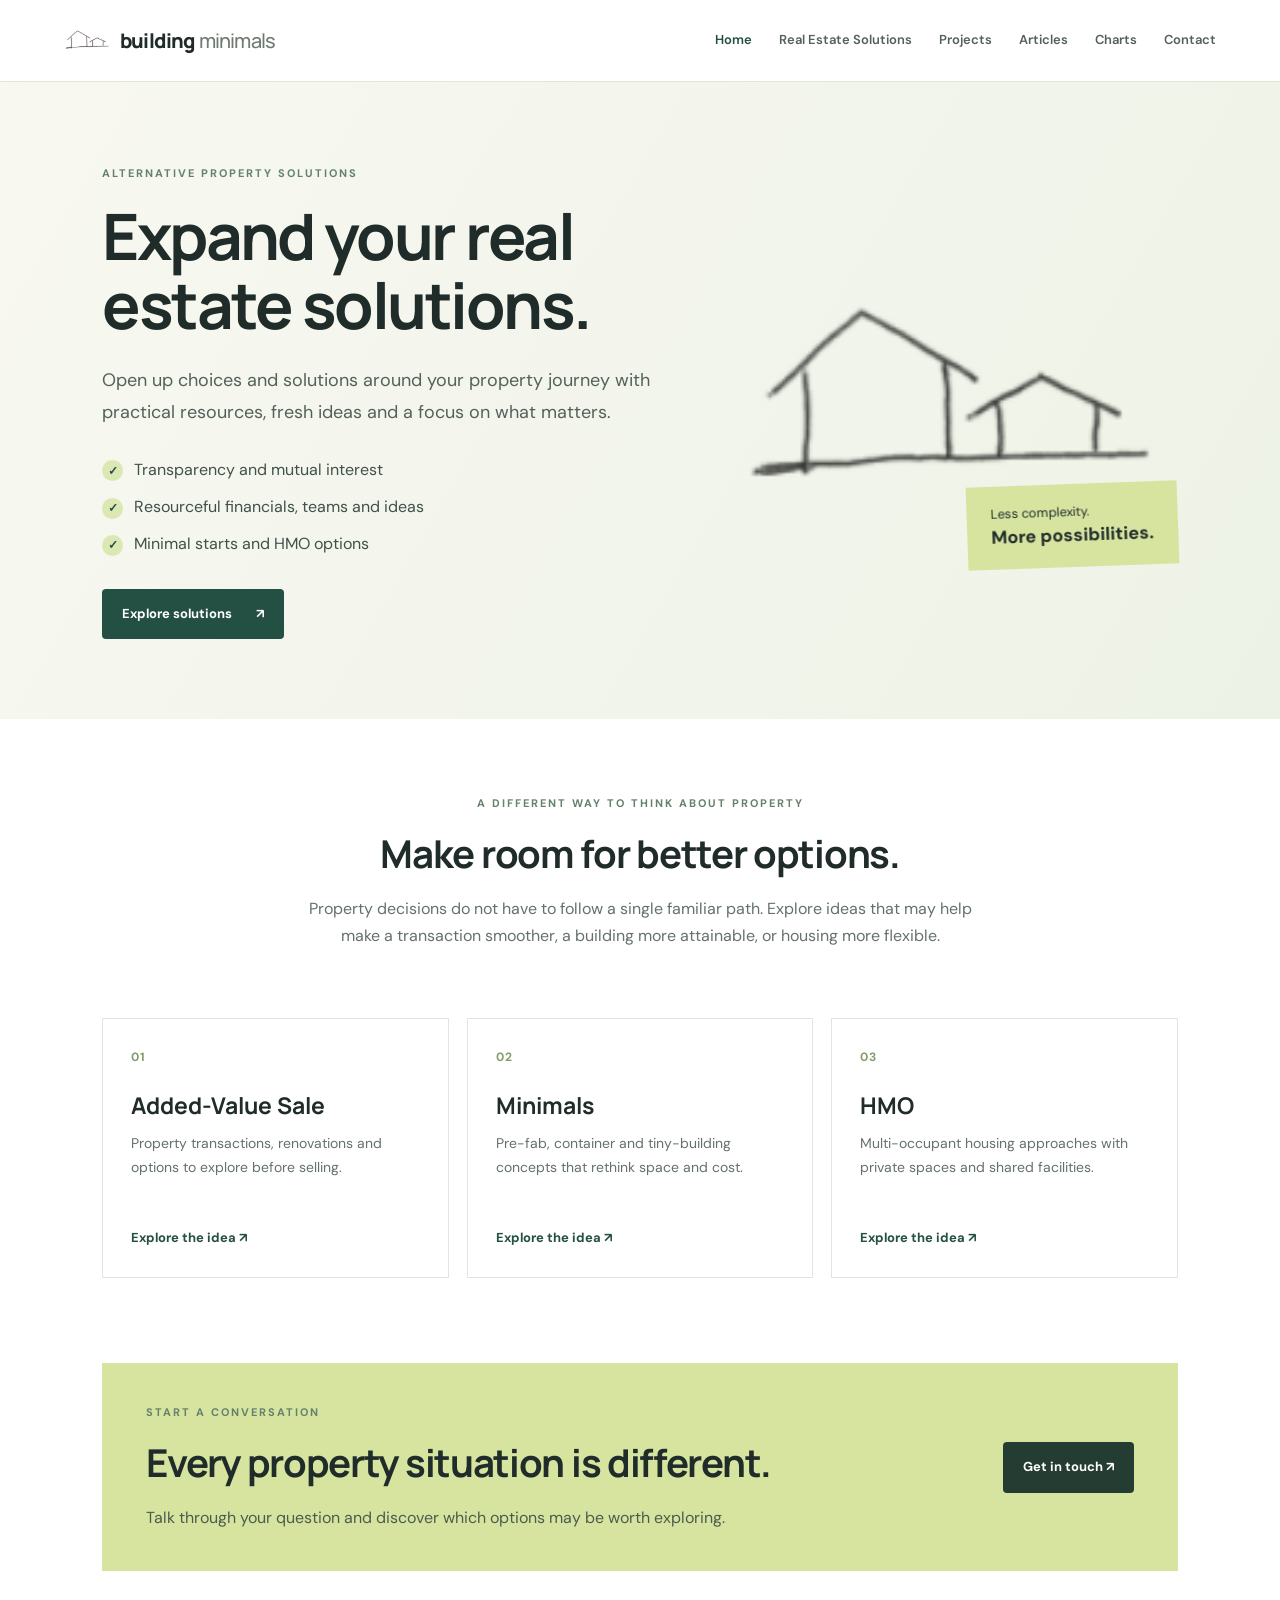
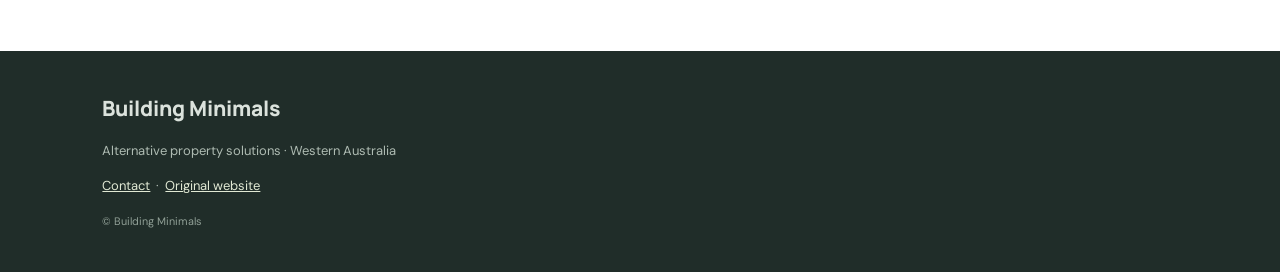
<file: index.html>
<!doctype html>
<html lang="en"><head><meta charset="utf-8"><meta name="viewport" content="width=device-width, initial-scale=1">
<title>Home | Building Minimals</title><meta name="description" content="Alternative property solutions: added-value sales, minimal housing and multi-occupant housing in Western Australia.">
<link rel="icon" href="assets/logo.webp"><link rel="stylesheet" href="style.css"></head>
<body><header class="site-header"><a class="brand" href="index.html"><img src="assets/logo.webp" alt=""><span>building<span class="light">minimals</span></span></a><button class="menu-toggle" aria-label="Toggle navigation" onclick="document.querySelector('.nav').classList.toggle('open')">☰</button><nav class="nav"><a href="index.html" class="active">Home</a><a href="real-estate-solutions.html" class="">Real Estate Solutions</a><a href="projects.html" class="">Projects</a><a href="articles.html" class="">Articles</a><a href="charts.html" class="">Charts</a><a href="contact.html" class="">Contact</a></nav></header>
<main><section class="hero"><div class="hero-copy"><p class="eyebrow">ALTERNATIVE PROPERTY SOLUTIONS</p><h1>Expand your real estate solutions.</h1><p class="lead">Open up choices and solutions around your property journey with practical resources, fresh ideas and a focus on what matters.</p><ul class="ticks"><li>Transparency and mutual interest</li><li>Resourceful financials, teams and ideas</li><li>Minimal starts and HMO options</li></ul><a class="button" href="real-estate-solutions.html">Explore solutions <span>↗</span></a></div><div class="hero-art"><img src="assets/logo.webp" alt="Building Minimals house sketch"><div class="art-note">Less complexity.<br><strong>More possibilities.</strong></div></div></section>
<section class="intro"><p class="eyebrow">A DIFFERENT WAY TO THINK ABOUT PROPERTY</p><h2>Make room for better options.</h2><p>Property decisions do not have to follow a single familiar path. Explore ideas that may help make a transaction smoother, a building more attainable, or housing more flexible.</p></section>
<section class="cards"><a class="service-card" href="real-estate-solutions.html#added-value"><span class="number">01</span><h3>Added-Value Sale</h3><p>Property transactions, renovations and options to explore before selling.</p><span class="card-link">Explore the idea ↗</span></a><a class="service-card" href="real-estate-solutions.html#minimals"><span class="number">02</span><h3>Minimals</h3><p>Pre-fab, container and tiny-building concepts that rethink space and cost.</p><span class="card-link">Explore the idea ↗</span></a><a class="service-card" href="real-estate-solutions.html#hmo"><span class="number">03</span><h3>HMO</h3><p>Multi-occupant housing approaches with private spaces and shared facilities.</p><span class="card-link">Explore the idea ↗</span></a></section>
<section class="callout"><div><p class="eyebrow">START A CONVERSATION</p><h2>Every property situation is different.</h2><p>Talk through your question and discover which options may be worth exploring.</p></div><a class="button button-dark" href="contact.html">Get in touch ↗</a></section></main><footer><div class="footer-brand">Building Minimals</div><p>Alternative property solutions · Western Australia</p><p><a href="contact.html">Contact</a> &nbsp;·&nbsp; <a href="https://buildingminimals.com.au">Original website</a></p><small>© Building Minimals</small></footer></body></html>
</file>
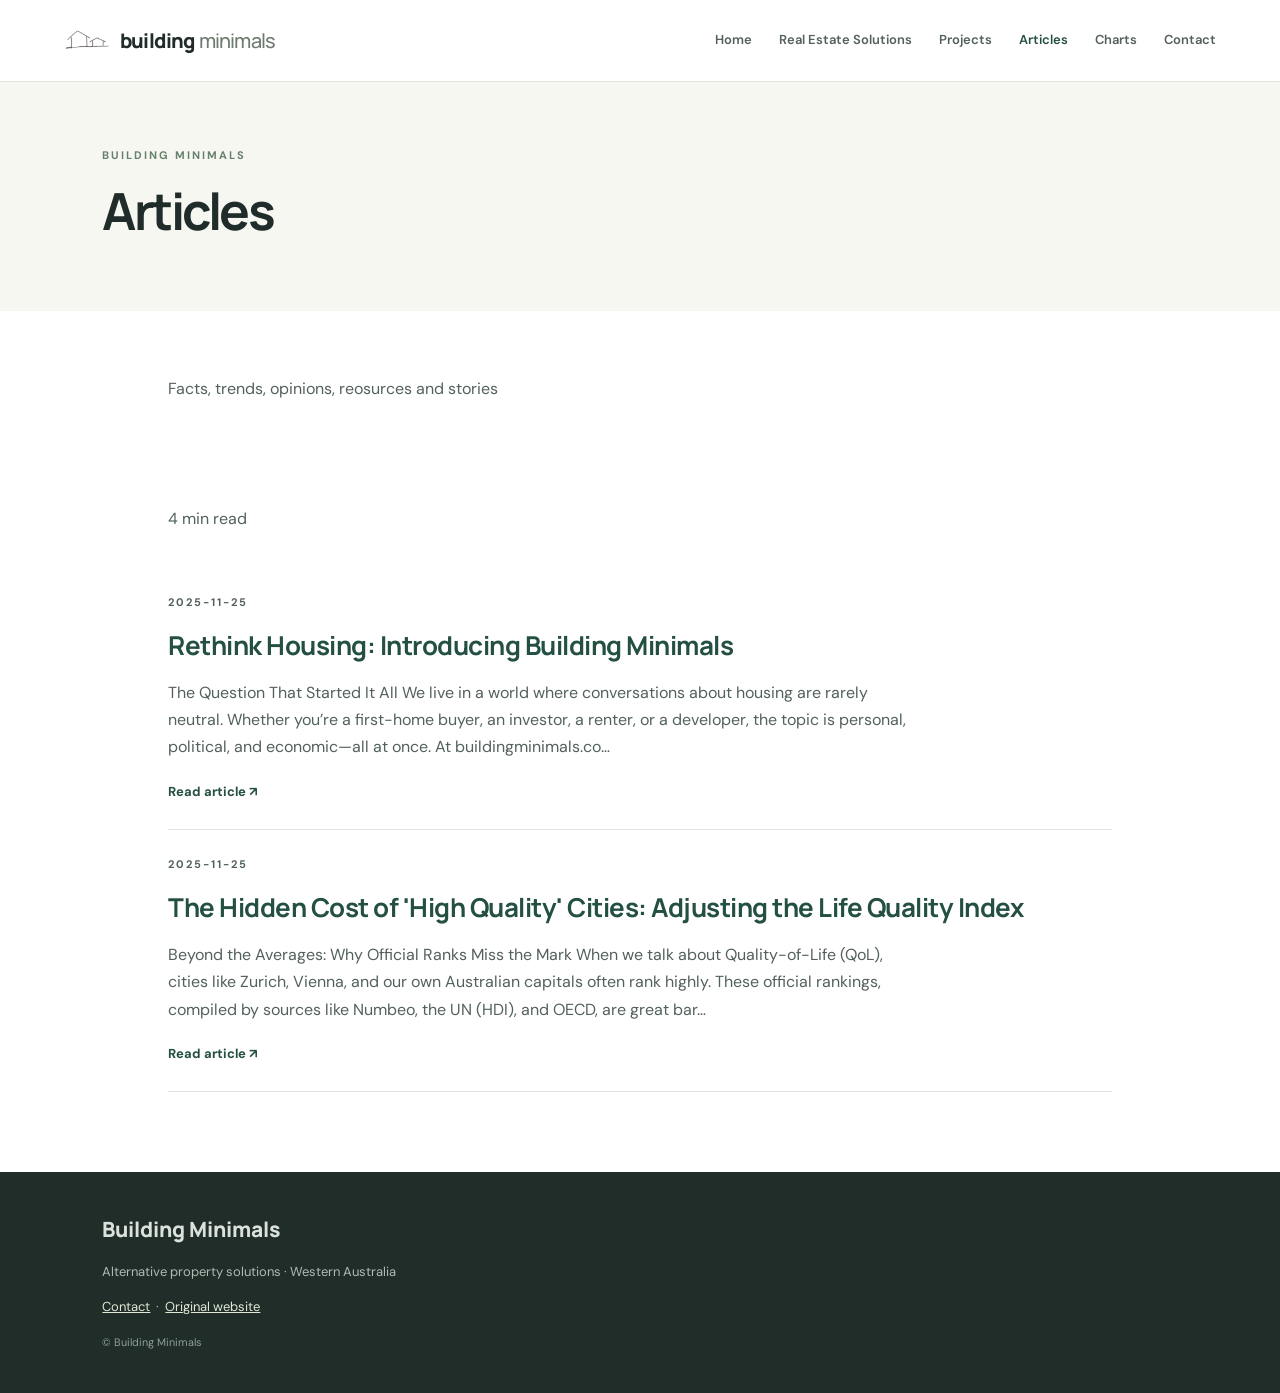
<file: articles.html>
<!doctype html>
<html lang="en"><head><meta charset="utf-8"><meta name="viewport" content="width=device-width, initial-scale=1">
<title>Articles | Building Minimals</title><meta name="description" content="Alternative property solutions: added-value sales, minimal housing and multi-occupant housing in Western Australia.">
<link rel="icon" href="assets/logo.webp"><link rel="stylesheet" href="style.css"></head>
<body><header class="site-header"><a class="brand" href="index.html"><img src="assets/logo.webp" alt=""><span>building<span class="light">minimals</span></span></a><button class="menu-toggle" aria-label="Toggle navigation" onclick="document.querySelector('.nav').classList.toggle('open')">☰</button><nav class="nav"><a href="index.html" class="">Home</a><a href="real-estate-solutions.html" class="">Real Estate Solutions</a><a href="projects.html" class="">Projects</a><a href="articles.html" class="active">Articles</a><a href="charts.html" class="">Charts</a><a href="contact.html" class="">Contact</a></nav></header>
<main><section class="page-heading"><p class="eyebrow">BUILDING MINIMALS</p><h1>Articles</h1></section><section class="content-area">
<p class="has-text-align-center has-normal-font-size">Facts, trends, opinions, reosurces and stories</p>



<div style="height:44px" aria-hidden="true" class="wp-block-spacer"></div>



<div class="nfd-container nfd-p-md  nfd-wb-blog__blog-10 is-style-nfd-theme-white wp-block-group">
<div class="nfd-query-loop-1 wp-block-query">

<div class="wp-block-columns">
<div class="wp-block-column" style="flex-basis:30%"></div>



<div class="wp-block-column is-vertically-aligned-center" style="flex-basis:66.66%">
<div class="wp-block-group">
<div class="wp-block-group">

</div>



<div class="nfd-gap-md nfd-text-base wp-block-group">


<div class="wp-block-group" style="border-left-width:2px;min-height:0.85em"></div>





<div class="wp-block-group" style="border-left-width:2px;min-height:0.85em"></div>



<p class="nfd-text-faded">4 min read</p>
</div>
</div>
</div>
</div>









</div>
</div>
<div class="article-list"><article class="article-row"><p class="eyebrow">2025-11-25</p><h2><a href="rethink-housing-introducing-building-minimals.html">Rethink Housing: Introducing Building Minimals</a></h2><p> 
 The Question That Started It All 
 

 
 We live in a world where conversations about housing are rarely neutral. Whether you’re a first-home buyer, an investor, a renter, or a developer, the topic is personal, political, and economic—all at once. 
 

 
 At  buildingminimals.co…</p><a class="card-link" href="rethink-housing-introducing-building-minimals.html">Read article ↗</a></article><article class="article-row"><p class="eyebrow">2025-11-25</p><h2><a href="the-hidden-cost-of-high-quality-cities-adjusting-the-life-quality-index.html">The Hidden Cost of &#x27;High Quality&#x27; Cities: Adjusting the Life Quality Index</a></h2><p> 
 Beyond the Averages: Why Official Ranks Miss the Mark 
 

 
 When we talk about Quality-of-Life (QoL), cities like Zurich, Vienna, and our own Australian capitals often rank highly. These official rankings, compiled by sources like Numbeo, the UN (HDI), and OECD, are great bar…</p><a class="card-link" href="the-hidden-cost-of-high-quality-cities-adjusting-the-life-quality-index.html">Read article ↗</a></article></div></section></main><footer><div class="footer-brand">Building Minimals</div><p>Alternative property solutions · Western Australia</p><p><a href="contact.html">Contact</a> &nbsp;·&nbsp; <a href="https://buildingminimals.com.au">Original website</a></p><small>© Building Minimals</small></footer></body></html>
</file>
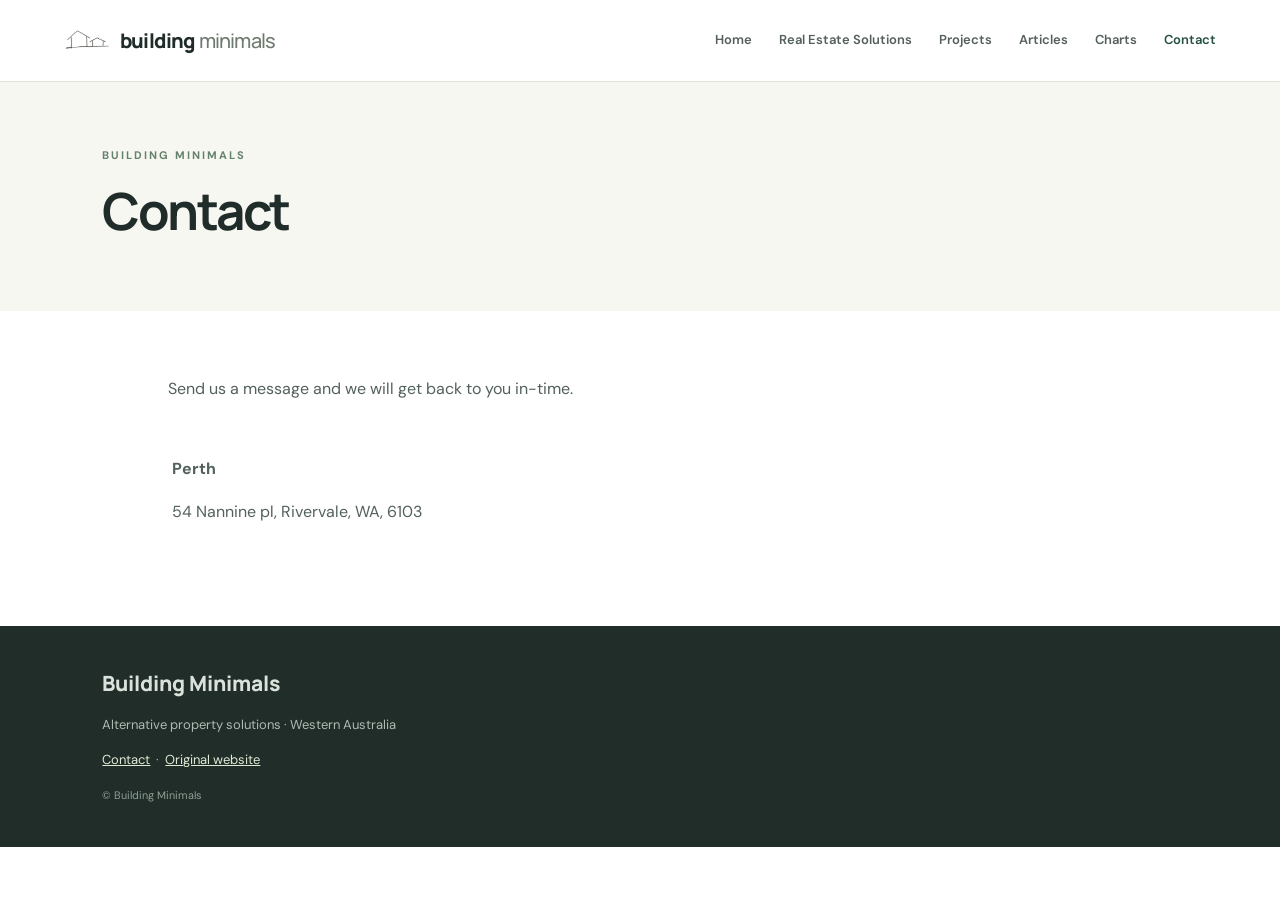
<file: contact.html>
<!doctype html>
<html lang="en"><head><meta charset="utf-8"><meta name="viewport" content="width=device-width, initial-scale=1">
<title>Contact | Building Minimals</title><meta name="description" content="Alternative property solutions: added-value sales, minimal housing and multi-occupant housing in Western Australia.">
<link rel="icon" href="assets/logo.webp"><link rel="stylesheet" href="style.css"></head>
<body><header class="site-header"><a class="brand" href="index.html"><img src="assets/logo.webp" alt=""><span>building<span class="light">minimals</span></span></a><button class="menu-toggle" aria-label="Toggle navigation" onclick="document.querySelector('.nav').classList.toggle('open')">☰</button><nav class="nav"><a href="index.html" class="">Home</a><a href="real-estate-solutions.html" class="">Real Estate Solutions</a><a href="projects.html" class="">Projects</a><a href="articles.html" class="">Articles</a><a href="charts.html" class="">Charts</a><a href="contact.html" class="active">Contact</a></nav></header>
<main><section class="page-heading"><p class="eyebrow">BUILDING MINIMALS</p><h1>Contact</h1></section><section class="content-area">


<p class="has-text-align-center has-normal-font-size">Send us a message and we will get back to you in-time.</p>



<div style="height:17px" aria-hidden="true" class="wp-block-spacer"></div>



<div class="wp-block-group has-border-color has-white-background-color has-background" style="border-color:#00000017;border-width:1px;border-radius:19px;padding-top:4px;padding-right:4px;padding-bottom:4px;padding-left:4px">
<div class="nfd-p-md nfd-bg-gray-800 nfd-text-base md:nfd-basis-full nfd-bg-surface nfd-theme-darker is-style-default wp-block-group has-header-background-background-color has-background" style="border-width:5px;border-radius:5px">
<div class="wp-block-group">
<div class="wp-block-group">
<p class="has-header-foreground-color has-text-color has-link-color"><strong>Perth</strong></p>



<p class="nfd-text-opacity-80 nfd-text-sm has-header-foreground-color has-text-color has-link-color">54 Nannine pl, Rivervale, WA, 6103</p>
</div>



<div class="wp-block-group"></div>
</div>
</div>



<div class="wp-block-jetpack-contact-form" style="margin-right:var(--wp--preset--spacing--50);margin-left:var(--wp--preset--spacing--50)">
<div>

</div>



<div>

</div>



<div>

</div>


</div>
</div>
</section></main><footer><div class="footer-brand">Building Minimals</div><p>Alternative property solutions · Western Australia</p><p><a href="contact.html">Contact</a> &nbsp;·&nbsp; <a href="https://buildingminimals.com.au">Original website</a></p><small>© Building Minimals</small></footer></body></html>
</file>
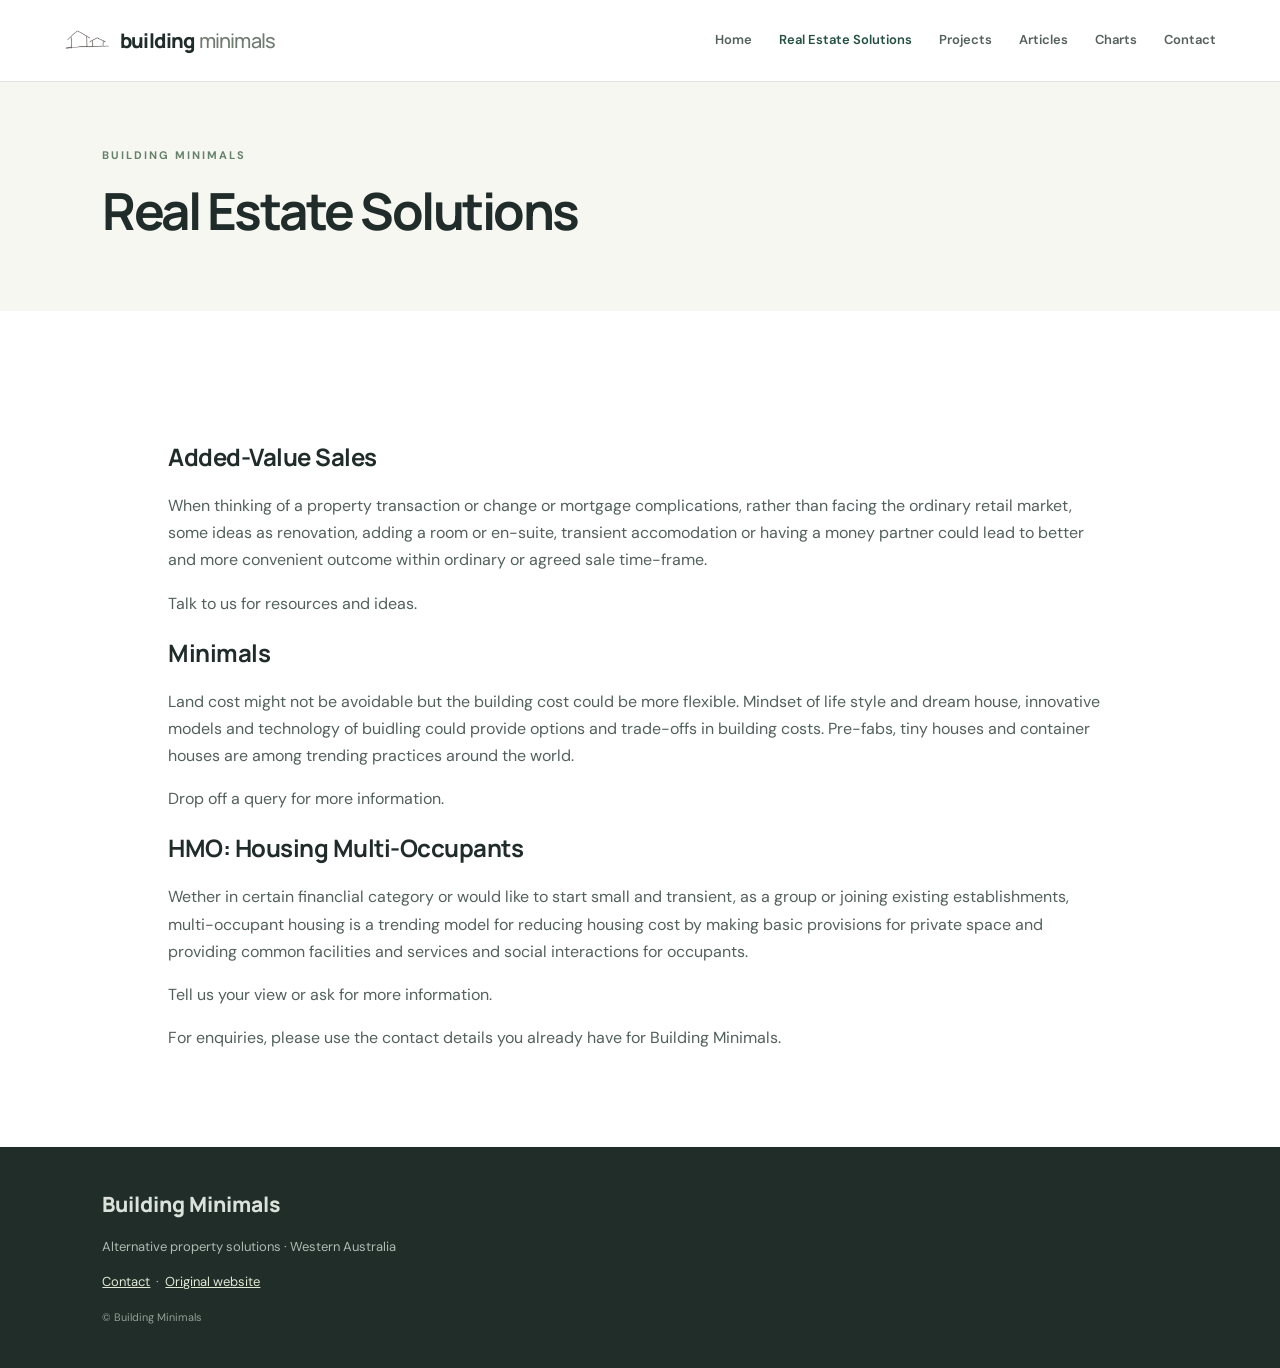
<file: real-estate-solutions.html>
<!doctype html>
<html lang="en"><head><meta charset="utf-8"><meta name="viewport" content="width=device-width, initial-scale=1">
<title>Real Estate Solutions | Building Minimals</title><meta name="description" content="Alternative property solutions: added-value sales, minimal housing and multi-occupant housing in Western Australia.">
<link rel="icon" href="assets/logo.webp"><link rel="stylesheet" href="style.css"></head>
<body><header class="site-header"><a class="brand" href="index.html"><img src="assets/logo.webp" alt=""><span>building<span class="light">minimals</span></span></a><button class="menu-toggle" aria-label="Toggle navigation" onclick="document.querySelector('.nav').classList.toggle('open')">☰</button><nav class="nav"><a href="index.html" class="">Home</a><a href="real-estate-solutions.html" class="active">Real Estate Solutions</a><a href="projects.html" class="">Projects</a><a href="articles.html" class="">Articles</a><a href="charts.html" class="">Charts</a><a href="contact.html" class="">Contact</a></nav></header>
<main><section class="page-heading"><p class="eyebrow">BUILDING MINIMALS</p><h1>Real Estate Solutions</h1></section><section class="content-area">
<div style="height:62px" aria-hidden="true" class="wp-block-spacer"></div>



<div class="wp-block-columns">
<div class="wp-block-column" style="padding-right:var(--wp--preset--spacing--40);padding-left:var(--wp--preset--spacing--40)">
<h2 class="wp-block-heading has-secondary-color has-text-color has-medium-font-size">Added-Value Sales</h2>



<p class="has-small-font-size">When thinking of a property transaction or change or mortgage complications, rather than facing the ordinary retail market, some ideas as renovation, adding a room or en-suite, transient accomodation or having a money partner could lead to better and more convenient outcome within ordinary or agreed sale time-frame. </p>



<p class="">Talk to us for resources and ideas.</p>
</div>



<div class="wp-block-column" style="padding-right:var(--wp--preset--spacing--40);padding-left:var(--wp--preset--spacing--40)">
<h2 class="wp-block-heading has-secondary-color has-text-color has-medium-font-size">Minimals</h2>



<p class="has-small-font-size">Land cost might not be avoidable but the building cost could be more flexible. Mindset of life style and dream house, innovative models and technology of buidling could provide options and trade-offs in building costs. Pre-fabs, tiny houses and container houses are among trending practices around the world.</p>



<p class="has-small-font-size">Drop off a query for more information. </p>
</div>



<div class="wp-block-column" style="padding-right:var(--wp--preset--spacing--40);padding-left:var(--wp--preset--spacing--40)">
<h2 class="wp-block-heading has-secondary-color has-text-color has-medium-font-size">HMO: Housing Multi-Occupants</h2>



<p class="has-small-font-size">Wether in certain financlial category or would like to start small and transient, as a group or joining existing establishments, multi-occupant housing is a trending model for reducing housing cost by making basic provisions for private space and providing common facilities and services and social interactions for occupants.</p>



<p class="">Tell us your view or ask for more information.</p>
</div>
</div>
<p class="contact-note">For enquiries, please use the contact details you already have for Building Minimals.</p></section></main><footer><div class="footer-brand">Building Minimals</div><p>Alternative property solutions · Western Australia</p><p><a href="contact.html">Contact</a> &nbsp;·&nbsp; <a href="https://buildingminimals.com.au">Original website</a></p><small>© Building Minimals</small></footer></body></html>
</file>
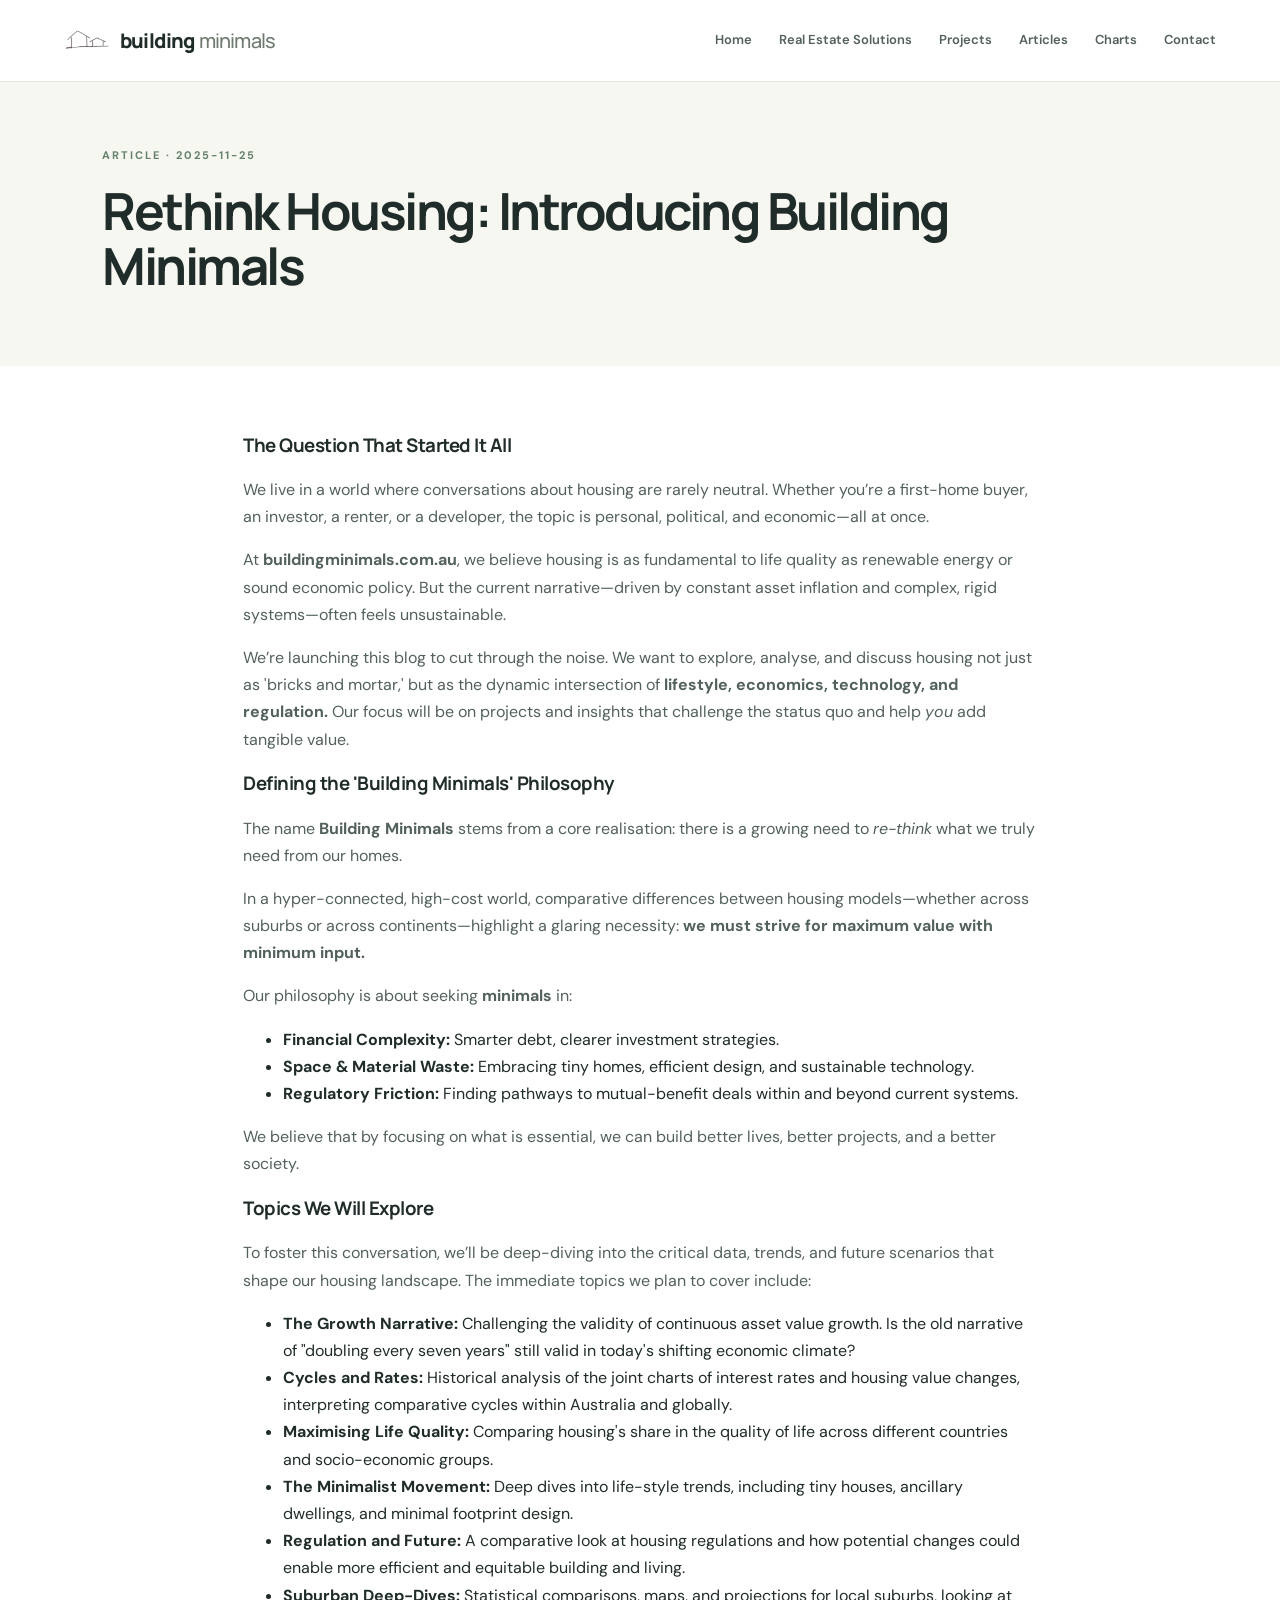
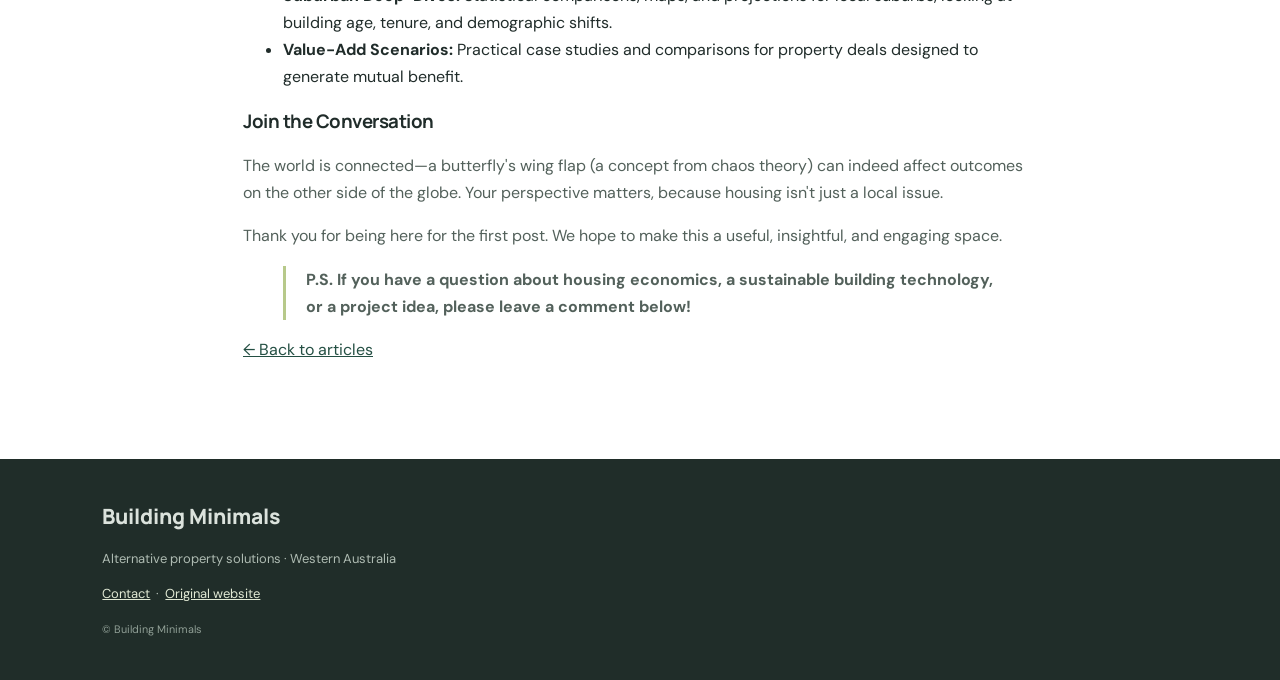
<file: rethink-housing-introducing-building-minimals.html>
<!doctype html>
<html lang="en"><head><meta charset="utf-8"><meta name="viewport" content="width=device-width, initial-scale=1">
<title>Rethink Housing: Introducing Building Minimals | Building Minimals</title><meta name="description" content="Alternative property solutions: added-value sales, minimal housing and multi-occupant housing in Western Australia.">
<link rel="icon" href="assets/logo.webp"><link rel="stylesheet" href="style.css"></head>
<body><header class="site-header"><a class="brand" href="index.html"><img src="assets/logo.webp" alt=""><span>building<span class="light">minimals</span></span></a><button class="menu-toggle" aria-label="Toggle navigation" onclick="document.querySelector('.nav').classList.toggle('open')">☰</button><nav class="nav"><a href="index.html" class="">Home</a><a href="real-estate-solutions.html" class="">Real Estate Solutions</a><a href="projects.html" class="">Projects</a><a href="articles.html" class="">Articles</a><a href="charts.html" class="">Charts</a><a href="contact.html" class="">Contact</a></nav></header>
<main><section class="page-heading"><p class="eyebrow">ARTICLE · 2025-11-25</p><h1>Rethink Housing: Introducing Building Minimals</h1></section><article class="content-area article-content">
<h3 class="wp-block-heading">The Question That Started It All</h3>



<p class="">We live in a world where conversations about housing are rarely neutral. Whether you’re a first-home buyer, an investor, a renter, or a developer, the topic is personal, political, and economic—all at once.</p>



<p class="">At <strong>buildingminimals.com.au</strong>, we believe housing is as fundamental to life quality as renewable energy or sound economic policy. But the current narrative—driven by constant asset inflation and complex, rigid systems—often feels unsustainable.</p>



<p class="">We’re launching this blog to cut through the noise. We want to explore, analyse, and discuss housing not just as 'bricks and mortar,' but as the dynamic intersection of <strong>lifestyle, economics, technology, and regulation.</strong> Our focus will be on projects and insights that challenge the status quo and help <em>you</em> add tangible value.</p>



<h3 class="wp-block-heading">Defining the 'Building Minimals' Philosophy</h3>



<p class="">The name <strong>Building Minimals</strong> stems from a core realisation: there is a growing need to <em>re-think</em> what we truly need from our homes.</p>



<p class="">In a hyper-connected, high-cost world, comparative differences between housing models—whether across suburbs or across continents—highlight a glaring necessity: <strong>we must strive for maximum value with minimum input.</strong></p>



<p class="">Our philosophy is about seeking <strong>minimals</strong> in:</p>



<ul class="wp-block-list">
<li class=""><strong>Financial Complexity:</strong> Smarter debt, clearer investment strategies.</li>



<li class=""><strong>Space &amp; Material Waste:</strong> Embracing tiny homes, efficient design, and sustainable technology.</li>



<li class=""><strong>Regulatory Friction:</strong> Finding pathways to mutual-benefit deals within and beyond current systems.</li>
</ul>



<p class="">We believe that by focusing on what is essential, we can build better lives, better projects, and a better society.</p>



<h3 class="wp-block-heading">Topics We Will Explore</h3>



<p class="">To foster this conversation, we’ll be deep-diving into the critical data, trends, and future scenarios that shape our housing landscape. The immediate topics we plan to cover include:</p>



<ul class="wp-block-list">
<li class=""><strong>The Growth Narrative:</strong> Challenging the validity of continuous asset value growth. Is the old narrative of "doubling every seven years" still valid in today's shifting economic climate?</li>



<li class=""><strong>Cycles and Rates:</strong> Historical analysis of the joint charts of interest rates and housing value changes, interpreting comparative cycles within Australia and globally.</li>



<li class=""><strong>Maximising Life Quality:</strong> Comparing housing's share in the quality of life across different countries and socio-economic groups.</li>



<li class=""><strong>The Minimalist Movement:</strong> Deep dives into life-style trends, including tiny houses, ancillary dwellings, and minimal footprint design.</li>



<li class=""><strong>Regulation and Future:</strong> A comparative look at housing regulations and how potential changes could enable more efficient and equitable building and living.</li>



<li class=""><strong>Suburban Deep-Dives:</strong> Statistical comparisons, maps, and projections for local suburbs, looking at building age, tenure, and demographic shifts.</li>



<li class=""><strong>Value-Add Scenarios:</strong> Practical case studies and comparisons for property deals designed to generate mutual benefit.</li>
</ul>



<h3 class="wp-block-heading">Join the Conversation</h3>



<p class="">The world is connected—a butterfly's wing flap (a concept from chaos theory) can indeed affect outcomes on the other side of the globe. Your perspective matters, because housing isn't just a local issue.</p>



<p class="">Thank you for being here for the first post. We hope to make this a useful, insightful, and engaging space.</p>



<blockquote class="wp-block-quote">
<p class=""><strong>P.S. If you have a question about housing economics, a sustainable building technology, or a project idea, please leave a comment below!</strong></p>
</blockquote>
<p><a href="articles.html">← Back to articles</a></p></article></main><footer><div class="footer-brand">Building Minimals</div><p>Alternative property solutions · Western Australia</p><p><a href="contact.html">Contact</a> &nbsp;·&nbsp; <a href="https://buildingminimals.com.au">Original website</a></p><small>© Building Minimals</small></footer></body></html>
</file>
<file: style.css>
@import url('https://fonts.googleapis.com/css2?family=DM+Sans:wght@400;500;600;700&family=Manrope:wght@400;500;600;700;800&display=swap');
:root{--ink:#202c2a;--muted:#64716c;--green:#244f43;--lime:#d7e4a0;--cream:#f7f7f1;--line:#e1e6dc;--white:#fff}
*{box-sizing:border-box}html{scroll-behavior:smooth}body{margin:0;color:var(--ink);background:#fff;font-family:'DM Sans',sans-serif;line-height:1.7}a{color:inherit}.site-header{height:82px;padding:0 max(5vw,24px);display:flex;align-items:center;justify-content:space-between;border-bottom:1px solid var(--line);background:#fff;position:sticky;top:0;z-index:5}.brand{display:flex;gap:10px;align-items:center;text-decoration:none;font-family:Manrope,sans-serif;font-size:20px;font-weight:800;letter-spacing:-.8px}.brand img{width:46px;height:36px;object-fit:contain}.brand .light{font-weight:500;color:#6f7b70;margin-left:4px}.nav{display:flex;gap:27px}.nav a{text-decoration:none;color:#53605b;font-size:13px;font-weight:600}.nav a:hover,.nav a.active{color:var(--green)}.menu-toggle{display:none;background:none;border:0;font-size:25px}.hero{padding:82px max(8vw,26px) 80px;display:grid;grid-template-columns:1.1fr .9fr;gap:60px;align-items:center;background:linear-gradient(120deg,#f8f8f1,#edf2e6)}.eyebrow{font-size:11px;letter-spacing:2px;font-weight:700;color:#64816b;margin:0 0 18px}.hero h1,.page-heading h1{font-family:Manrope,sans-serif;letter-spacing:-2.5px;line-height:1.08;font-size:clamp(40px,5vw,65px);max-width:650px;margin:0 0 25px}.lead{font-size:18px;line-height:1.8;color:#53615b;max-width:560px}.ticks{list-style:none;padding:0;margin:27px 0 32px;color:#40514a}.ticks li{margin:10px 0}.ticks li:before{content:'✓';display:inline-grid;place-items:center;background:#dce8b4;color:#244f43;border-radius:50%;width:21px;height:21px;margin-right:11px;font-size:12px;font-weight:bold}.button{display:inline-flex;gap:24px;align-items:center;background:var(--green);color:white;padding:14px 20px;text-decoration:none;border-radius:4px;font-size:13px;font-weight:700}.button:hover{background:#18392f}.hero-art{min-height:340px;position:relative;display:grid;place-items:center}.hero-art>img{width:min(100%,420px);height:280px;object-fit:contain;filter:grayscale(1);mix-blend-mode:multiply}.art-note{position:absolute;right:0;bottom:5px;background:var(--lime);padding:18px 24px;font-size:13px;line-height:1.5;transform:rotate(-2deg)}.art-note strong{font-size:18px}.intro{text-align:center;padding:75px 24px 45px;max-width:790px;margin:auto}.intro h2,.callout h2{font-family:Manrope,sans-serif;font-size:clamp(28px,3vw,39px);letter-spacing:-1.3px;line-height:1.2;margin:0 0 18px}.intro>p:last-child{color:var(--muted);max-width:680px;margin:auto}.cards{padding:24px max(8vw,26px) 85px;display:grid;grid-template-columns:repeat(3,1fr);gap:18px}.service-card{border:1px solid var(--line);padding:28px;text-decoration:none;transition:transform .2s,border-color .2s;min-height:260px;display:flex;flex-direction:column}.service-card:hover{transform:translateY(-4px);border-color:#9db28c}.number{color:#829d6a;font-size:12px;letter-spacing:1px;font-weight:700}.service-card h3{font-family:Manrope,sans-serif;font-size:23px;margin:18px 0 7px}.service-card p{color:var(--muted);font-size:14px;margin:0 0 22px}.card-link{margin-top:auto;color:var(--green);font-size:13px;font-weight:700;text-decoration:none}.callout{margin:0 max(8vw,26px) 80px;padding:40px 44px;background:var(--lime);display:flex;justify-content:space-between;align-items:center;gap:30px}.callout p:not(.eyebrow){margin-bottom:0;color:#4b5c4f}.button-dark{background:#243c31;white-space:nowrap}.page-heading{background:var(--cream);padding:64px max(8vw,26px) 48px}.page-heading h1{font-size:clamp(36px,4vw,54px);max-width:900px}.content-area{max-width:1000px;margin:0 auto;padding:48px 28px 80px}.content-area p{color:#53615b}.content-area h2,.content-area h3{font-family:Manrope,sans-serif;line-height:1.3;letter-spacing:-.5px}.content-area a{color:var(--green)}.content-area img{max-width:100%;height:auto}.content-area figure{margin:28px 0}.content-area blockquote{border-left:3px solid #b7c98a;padding-left:20px;color:#526354}.article-list{margin-top:35px}.article-row{padding:25px 0;border-bottom:1px solid var(--line)}.article-row h2{font-size:26px;margin:0 0 10px}.article-row h2 a{text-decoration:none}.article-row p{max-width:750px}footer{background:#202d29;color:#dbe2dc;padding:40px max(8vw,26px);font-size:13px}footer p{color:#aebbb2}footer a{color:#e1e9d4}footer .footer-brand{font-family:Manrope,sans-serif;font-size:21px;font-weight:800}footer small{color:#91a097}.article-content{max-width:850px}.article-content h2{margin-top:40px}
@media(max-width:760px){.site-header{height:70px}.menu-toggle{display:block}.nav{display:none;position:absolute;top:69px;left:0;right:0;background:#fff;padding:18px 25px 25px;flex-direction:column;gap:14px;border-bottom:1px solid var(--line)}.nav.open{display:flex}.hero{grid-template-columns:1fr;gap:25px;padding-top:55px}.hero-art{min-height:220px}.hero-art>img{height:220px}.art-note{right:5%;bottom:0}.cards{grid-template-columns:1fr;padding-bottom:55px}.service-card{min-height:210px}.callout{margin-bottom:50px;padding:28px;display:block}.callout .button{margin-top:20px}.page-heading{padding-top:48px}.content-area{padding-top:30px}}
</file>
